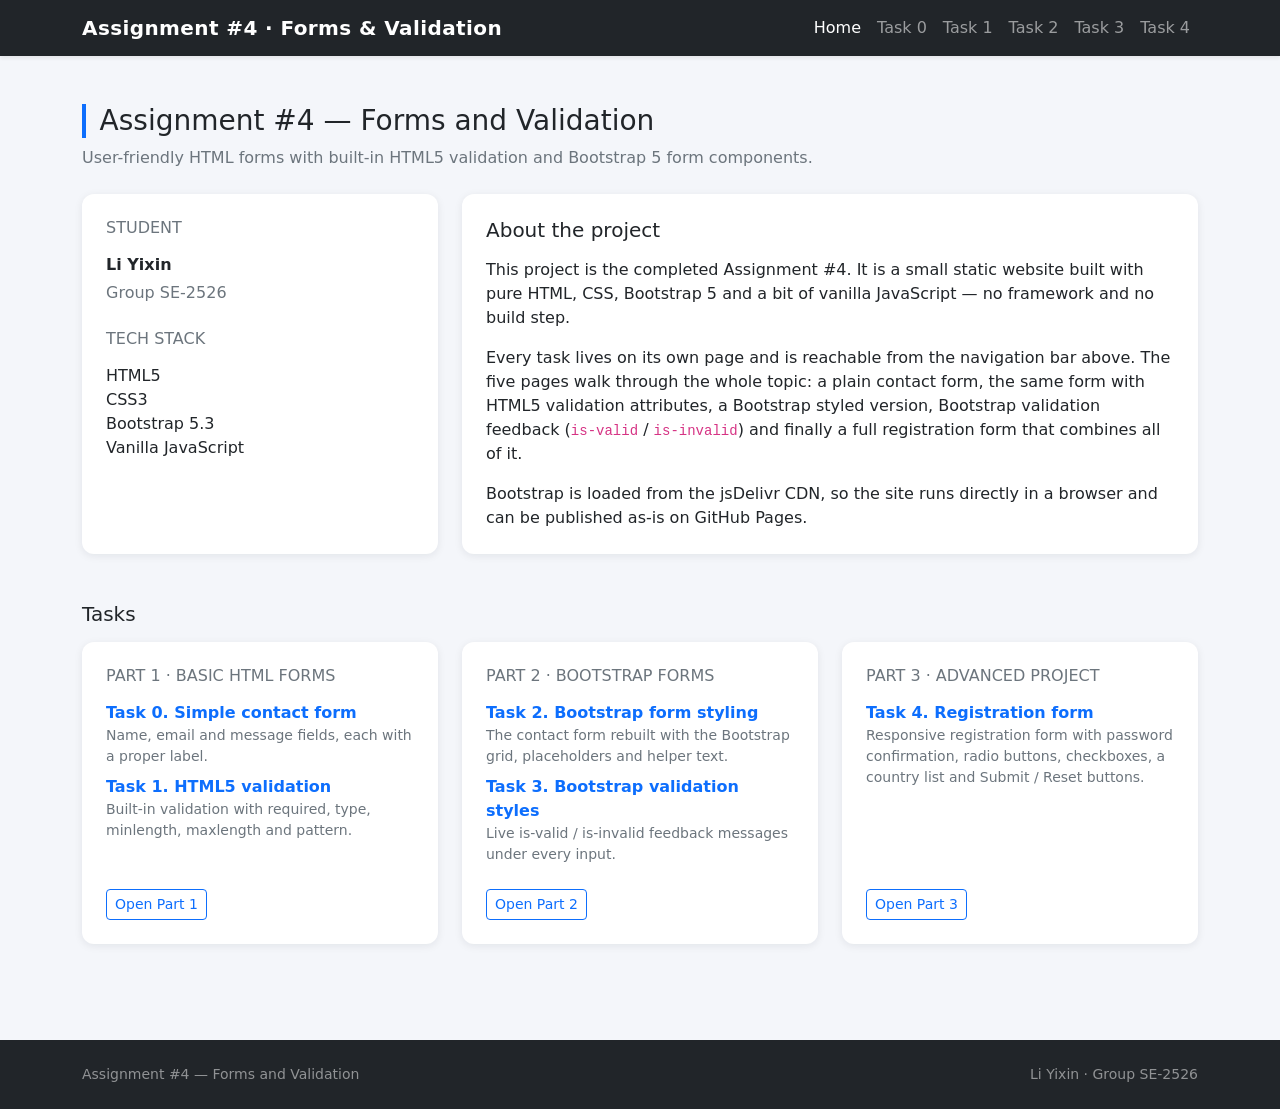
<file: index.html>
<!DOCTYPE html>
<html lang="en">
<head>
  <meta charset="UTF-8">
  <meta name="viewport" content="width=device-width, initial-scale=1">
  <title>Assignment #4 &middot; Forms and Validation</title>
  <link href="https://cdn.jsdelivr.net/npm/bootstrap@5.3.3/dist/css/bootstrap.min.css" rel="stylesheet">
  <link href="css/style.css" rel="stylesheet">
</head>
<body>
  <nav class="navbar navbar-expand-lg navbar-dark bg-dark shadow-sm">
    <div class="container">
      <a class="navbar-brand" href="index.html">Assignment #4 &middot; Forms &amp; Validation</a>
      <button class="navbar-toggler" type="button" data-bs-toggle="collapse" data-bs-target="#mainNav"
              aria-controls="mainNav" aria-expanded="false" aria-label="Toggle navigation">
        <span class="navbar-toggler-icon"></span>
      </button>
      <div class="collapse navbar-collapse" id="mainNav">
        <ul class="navbar-nav ms-auto">
          <li class="nav-item"><a class="nav-link active" aria-current="page" href="index.html">Home</a></li>
          <li class="nav-item"><a class="nav-link" href="task0.html">Task 0</a></li>
          <li class="nav-item"><a class="nav-link" href="task1.html">Task 1</a></li>
          <li class="nav-item"><a class="nav-link" href="task2.html">Task 2</a></li>
          <li class="nav-item"><a class="nav-link" href="task3.html">Task 3</a></li>
          <li class="nav-item"><a class="nav-link" href="task4.html">Task 4</a></li>
        </ul>
      </div>
    </div>
  </nav>

  <main class="py-5">
    <div class="container">
      <header class="mb-4">
        <h1 class="page-heading h3 mb-2">Assignment #4 &mdash; Forms and Validation</h1>
        <p class="text-secondary mb-0">
          User-friendly HTML forms with built-in HTML5 validation and Bootstrap 5 form components.
        </p>
      </header>

      <div class="row g-4">
        <div class="col-lg-4">
          <div class="card h-100">
            <div class="card-body p-4">
              <h2 class="h6 text-uppercase text-secondary mb-3">Student</h2>
              <p class="fw-semibold mb-1">Li Yixin</p>
              <p class="text-secondary mb-4">Group SE-2526</p>

              <h2 class="h6 text-uppercase text-secondary mb-3">Tech stack</h2>
              <ul class="list-unstyled mb-0">
                <li>HTML5</li>
                <li>CSS3</li>
                <li>Bootstrap 5.3</li>
                <li>Vanilla JavaScript</li>
              </ul>
            </div>
          </div>
        </div>

        <div class="col-lg-8">
          <div class="card h-100">
            <div class="card-body p-4">
              <h2 class="h5 mb-3">About the project</h2>
              <p>
                This project is the completed Assignment #4. It is a small static website built with pure
                HTML, CSS, Bootstrap 5 and a bit of vanilla JavaScript &mdash; no framework and no build step.
              </p>
              <p>
                Every task lives on its own page and is reachable from the navigation bar above. The five pages
                walk through the whole topic: a plain contact form, the same form with HTML5 validation
                attributes, a Bootstrap styled version, Bootstrap validation feedback
                (<code>is-valid</code> / <code>is-invalid</code>) and finally a full registration form that
                combines all of it.
              </p>
              <p class="mb-0">
                Bootstrap is loaded from the jsDelivr CDN, so the site runs directly in a browser and can be
                published as-is on GitHub Pages.
              </p>
            </div>
          </div>
        </div>
      </div>

      <h2 class="h5 mt-5 mb-3">Tasks</h2>
      <div class="row g-4">
        <div class="col-md-6 col-lg-4">
          <div class="card h-100">
            <div class="card-body p-4 d-flex flex-column">
              <h3 class="h6 text-uppercase text-secondary mb-3">Part 1 &middot; Basic HTML Forms</h3>
              <ul class="list-unstyled mb-4">
                <li class="mb-2">
                  <a class="fw-semibold text-decoration-none" href="task0.html">Task 0. Simple contact form</a>
                  <p class="text-secondary small mb-0">Name, email and message fields, each with a proper label.</p>
                </li>
                <li>
                  <a class="fw-semibold text-decoration-none" href="task1.html">Task 1. HTML5 validation</a>
                  <p class="text-secondary small mb-0">Built-in validation with required, type, minlength, maxlength and pattern.</p>
                </li>
              </ul>
              <a class="btn btn-outline-primary btn-sm mt-auto align-self-start" href="task0.html">Open Part 1</a>
            </div>
          </div>
        </div>

        <div class="col-md-6 col-lg-4">
          <div class="card h-100">
            <div class="card-body p-4 d-flex flex-column">
              <h3 class="h6 text-uppercase text-secondary mb-3">Part 2 &middot; Bootstrap Forms</h3>
              <ul class="list-unstyled mb-4">
                <li class="mb-2">
                  <a class="fw-semibold text-decoration-none" href="task2.html">Task 2. Bootstrap form styling</a>
                  <p class="text-secondary small mb-0">The contact form rebuilt with the Bootstrap grid, placeholders and helper text.</p>
                </li>
                <li>
                  <a class="fw-semibold text-decoration-none" href="task3.html">Task 3. Bootstrap validation styles</a>
                  <p class="text-secondary small mb-0">Live is-valid / is-invalid feedback messages under every input.</p>
                </li>
              </ul>
              <a class="btn btn-outline-primary btn-sm mt-auto align-self-start" href="task2.html">Open Part 2</a>
            </div>
          </div>
        </div>

        <div class="col-md-6 col-lg-4">
          <div class="card h-100">
            <div class="card-body p-4 d-flex flex-column">
              <h3 class="h6 text-uppercase text-secondary mb-3">Part 3 &middot; Advanced Project</h3>
              <ul class="list-unstyled mb-4">
                <li>
                  <a class="fw-semibold text-decoration-none" href="task4.html">Task 4. Registration form</a>
                  <p class="text-secondary small mb-0">
                    Responsive registration form with password confirmation, radio buttons, checkboxes,
                    a country list and Submit / Reset buttons.
                  </p>
                </li>
              </ul>
              <a class="btn btn-outline-primary btn-sm mt-auto align-self-start" href="task4.html">Open Part 3</a>
            </div>
          </div>
        </div>
      </div>
    </div>
  </main>

  <footer class="bg-dark text-white-50 py-4 mt-5">
    <div class="container d-flex flex-column flex-sm-row justify-content-between gap-2 small">
      <span>Assignment #4 &mdash; Forms and Validation</span>
      <span>Li Yixin &middot; Group SE-2526</span>
    </div>
  </footer>

  <script src="https://cdn.jsdelivr.net/npm/bootstrap@5.3.3/dist/js/bootstrap.bundle.min.js"></script>
</body>
</html>
</file>
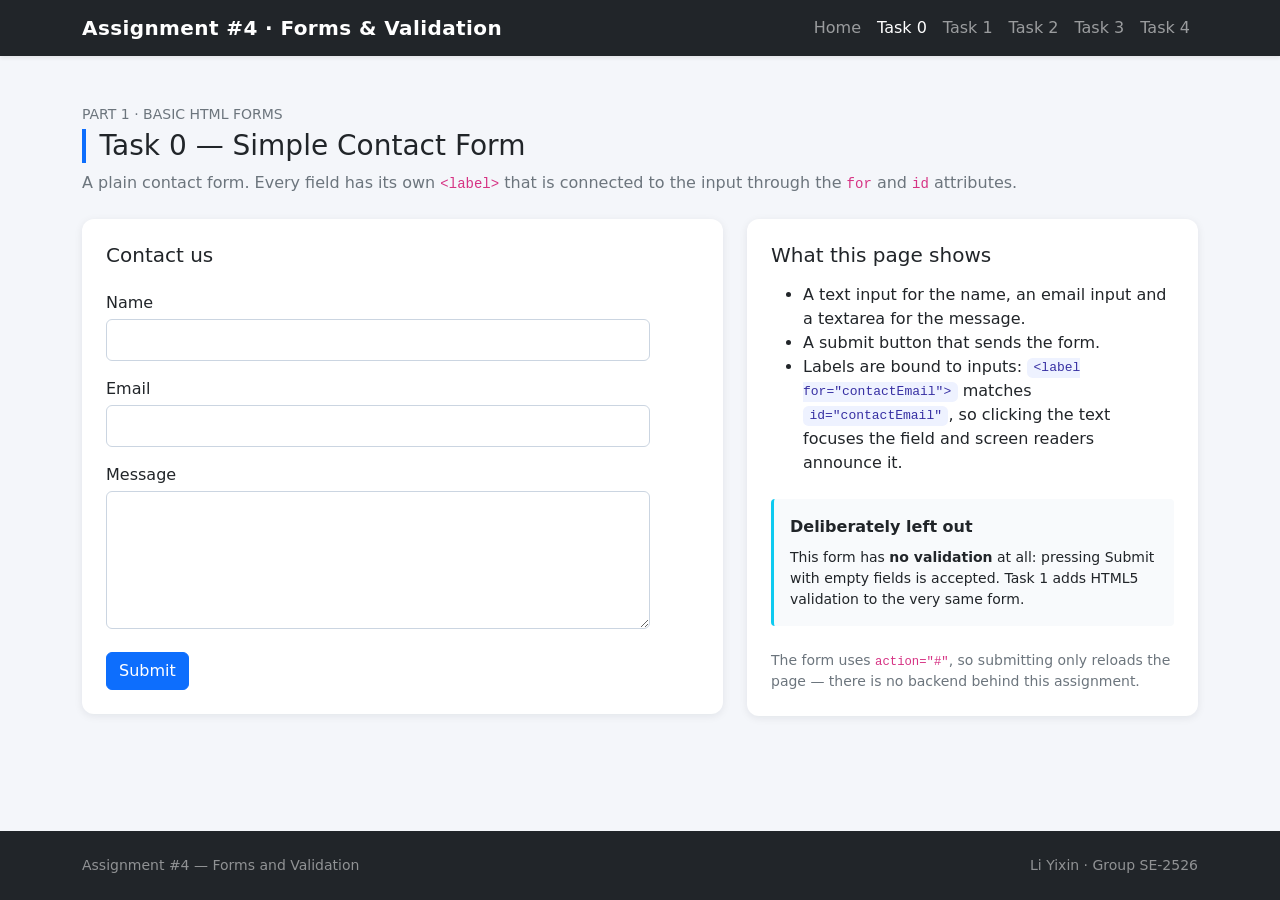
<file: task0.html>
<!DOCTYPE html>
<html lang="en">
<head>
  <meta charset="UTF-8">
  <meta name="viewport" content="width=device-width, initial-scale=1">
  <title>Task 0 &middot; Simple Contact Form</title>
  <link href="https://cdn.jsdelivr.net/npm/bootstrap@5.3.3/dist/css/bootstrap.min.css" rel="stylesheet">
  <link href="css/style.css" rel="stylesheet">
</head>
<body>
  <nav class="navbar navbar-expand-lg navbar-dark bg-dark shadow-sm">
    <div class="container">
      <a class="navbar-brand" href="index.html">Assignment #4 &middot; Forms &amp; Validation</a>
      <button class="navbar-toggler" type="button" data-bs-toggle="collapse" data-bs-target="#mainNav"
              aria-controls="mainNav" aria-expanded="false" aria-label="Toggle navigation">
        <span class="navbar-toggler-icon"></span>
      </button>
      <div class="collapse navbar-collapse" id="mainNav">
        <ul class="navbar-nav ms-auto">
          <li class="nav-item"><a class="nav-link" href="index.html">Home</a></li>
          <li class="nav-item"><a class="nav-link active" aria-current="page" href="task0.html">Task 0</a></li>
          <li class="nav-item"><a class="nav-link" href="task1.html">Task 1</a></li>
          <li class="nav-item"><a class="nav-link" href="task2.html">Task 2</a></li>
          <li class="nav-item"><a class="nav-link" href="task3.html">Task 3</a></li>
          <li class="nav-item"><a class="nav-link" href="task4.html">Task 4</a></li>
        </ul>
      </div>
    </div>
  </nav>

  <main class="py-5">
    <div class="container">
      <header class="mb-4">
        <p class="text-uppercase text-secondary small mb-1">Part 1 &middot; Basic HTML Forms</p>
        <h1 class="page-heading h3 mb-2">Task 0 &mdash; Simple Contact Form</h1>
        <p class="text-secondary mb-0">
          A plain contact form. Every field has its own <code>&lt;label&gt;</code> that is connected to the
          input through the <code>for</code> and <code>id</code> attributes.
        </p>
      </header>

      <div class="row g-4">
        <div class="col-lg-7">
          <div class="card">
            <div class="card-body p-4">
              <h2 class="h5 mb-4">Contact us</h2>

              <form class="plain-form" method="post" action="#">
                <div class="mb-3">
                  <label for="contactName">Name</label>
                  <input type="text" id="contactName" name="name" autocomplete="name">
                </div>

                <div class="mb-3">
                  <label for="contactEmail">Email</label>
                  <input type="email" id="contactEmail" name="email" autocomplete="email">
                </div>

                <div class="mb-3">
                  <label for="contactMessage">Message</label>
                  <textarea id="contactMessage" name="message" rows="5"></textarea>
                </div>

                <button type="submit" class="btn btn-primary">Submit</button>
              </form>
            </div>
          </div>
        </div>

        <div class="col-lg-5">
          <div class="card h-100">
            <div class="card-body p-4">
              <h2 class="h5 mb-3">What this page shows</h2>
              <ul class="mb-4">
                <li>A text input for the name, an email input and a textarea for the message.</li>
                <li>A submit button that sends the form.</li>
                <li>
                  Labels are bound to inputs:
                  <span class="attr-badge">&lt;label for="contactEmail"&gt;</span>
                  matches
                  <span class="attr-badge">id="contactEmail"</span>,
                  so clicking the text focuses the field and screen readers announce it.
                </li>
              </ul>

              <div class="demo-note p-3">
                <p class="mb-2 fw-semibold">Deliberately left out</p>
                <p class="mb-0 small">
                  This form has <strong>no validation</strong> at all: pressing Submit with empty fields is
                  accepted. Task 1 adds HTML5 validation to the very same form.
                </p>
              </div>

              <p class="text-secondary small mt-4 mb-0">
                The form uses <code>action="#"</code>, so submitting only reloads the page &mdash; there is no
                backend behind this assignment.
              </p>
            </div>
          </div>
        </div>
      </div>
    </div>
  </main>

  <footer class="bg-dark text-white-50 py-4 mt-5">
    <div class="container d-flex flex-column flex-sm-row justify-content-between gap-2 small">
      <span>Assignment #4 &mdash; Forms and Validation</span>
      <span>Li Yixin &middot; Group SE-2526</span>
    </div>
  </footer>

  <script src="https://cdn.jsdelivr.net/npm/bootstrap@5.3.3/dist/js/bootstrap.bundle.min.js"></script>
</body>
</html>
</file>
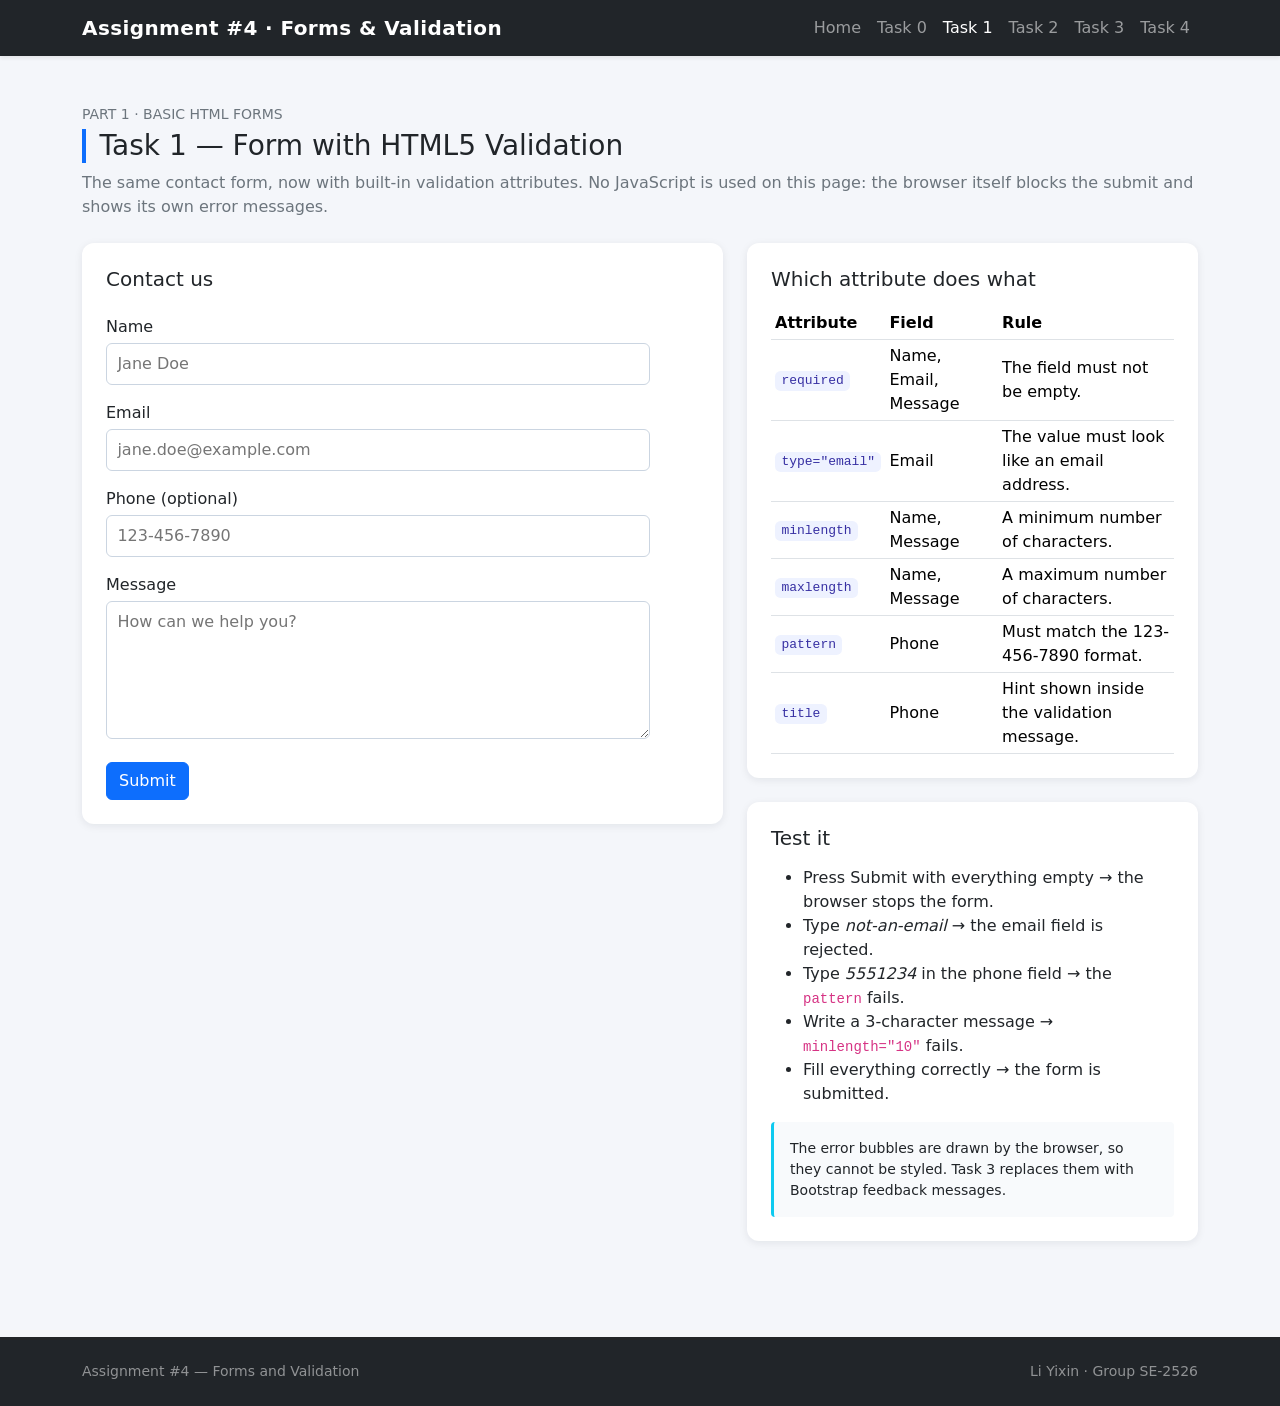
<file: task1.html>
<!DOCTYPE html>
<html lang="en">
<head>
  <meta charset="UTF-8">
  <meta name="viewport" content="width=device-width, initial-scale=1">
  <title>Task 1 &middot; HTML5 Validation</title>
  <link href="https://cdn.jsdelivr.net/npm/bootstrap@5.3.3/dist/css/bootstrap.min.css" rel="stylesheet">
  <link href="css/style.css" rel="stylesheet">
</head>
<body>
  <nav class="navbar navbar-expand-lg navbar-dark bg-dark shadow-sm">
    <div class="container">
      <a class="navbar-brand" href="index.html">Assignment #4 &middot; Forms &amp; Validation</a>
      <button class="navbar-toggler" type="button" data-bs-toggle="collapse" data-bs-target="#mainNav"
              aria-controls="mainNav" aria-expanded="false" aria-label="Toggle navigation">
        <span class="navbar-toggler-icon"></span>
      </button>
      <div class="collapse navbar-collapse" id="mainNav">
        <ul class="navbar-nav ms-auto">
          <li class="nav-item"><a class="nav-link" href="index.html">Home</a></li>
          <li class="nav-item"><a class="nav-link" href="task0.html">Task 0</a></li>
          <li class="nav-item"><a class="nav-link active" aria-current="page" href="task1.html">Task 1</a></li>
          <li class="nav-item"><a class="nav-link" href="task2.html">Task 2</a></li>
          <li class="nav-item"><a class="nav-link" href="task3.html">Task 3</a></li>
          <li class="nav-item"><a class="nav-link" href="task4.html">Task 4</a></li>
        </ul>
      </div>
    </div>
  </nav>

  <main class="py-5">
    <div class="container">
      <header class="mb-4">
        <p class="text-uppercase text-secondary small mb-1">Part 1 &middot; Basic HTML Forms</p>
        <h1 class="page-heading h3 mb-2">Task 1 &mdash; Form with HTML5 Validation</h1>
        <p class="text-secondary mb-0">
          The same contact form, now with built-in validation attributes. No JavaScript is used on this page:
          the browser itself blocks the submit and shows its own error messages.
        </p>
      </header>

      <div class="row g-4">
        <div class="col-lg-7">
          <div class="card">
            <div class="card-body p-4">
              <h2 class="h5 mb-4">Contact us</h2>

              <form class="plain-form" method="post" action="#">
                <div class="mb-3">
                  <label for="name">Name</label>
                  <input type="text" id="name" name="name"
                         required minlength="2" maxlength="60"
                         placeholder="Jane Doe" autocomplete="name">
                </div>

                <div class="mb-3">
                  <label for="email">Email</label>
                  <input type="email" id="email" name="email"
                         required placeholder="jane.doe@example.com" autocomplete="email">
                </div>

                <div class="mb-3">
                  <label for="phone">Phone (optional)</label>
                  <input type="tel" id="phone" name="phone"
                         pattern="[0-9]{3}-[0-9]{3}-[0-9]{4}"
                         title="Use the format 123-456-7890"
                         placeholder="123-456-7890" autocomplete="tel">
                </div>

                <div class="mb-3">
                  <label for="message">Message</label>
                  <textarea id="message" name="message" rows="5"
                            required minlength="10" maxlength="300"
                            placeholder="How can we help you?"></textarea>
                </div>

                <button type="submit" class="btn btn-primary">Submit</button>
              </form>
            </div>
          </div>
        </div>

        <div class="col-lg-5">
          <div class="card mb-4">
            <div class="card-body p-4">
              <h2 class="h5 mb-3">Which attribute does what</h2>
              <div class="table-responsive">
                <table class="table table-sm align-middle mb-0">
                  <thead>
                    <tr>
                      <th scope="col">Attribute</th>
                      <th scope="col">Field</th>
                      <th scope="col">Rule</th>
                    </tr>
                  </thead>
                  <tbody>
                    <tr>
                      <td><span class="attr-badge">required</span></td>
                      <td>Name, Email, Message</td>
                      <td>The field must not be empty.</td>
                    </tr>
                    <tr>
                      <td><span class="attr-badge">type="email"</span></td>
                      <td>Email</td>
                      <td>The value must look like an email address.</td>
                    </tr>
                    <tr>
                      <td><span class="attr-badge">minlength</span></td>
                      <td>Name, Message</td>
                      <td>A minimum number of characters.</td>
                    </tr>
                    <tr>
                      <td><span class="attr-badge">maxlength</span></td>
                      <td>Name, Message</td>
                      <td>A maximum number of characters.</td>
                    </tr>
                    <tr>
                      <td><span class="attr-badge">pattern</span></td>
                      <td>Phone</td>
                      <td>Must match the 123-456-7890 format.</td>
                    </tr>
                    <tr>
                      <td><span class="attr-badge">title</span></td>
                      <td>Phone</td>
                      <td>Hint shown inside the validation message.</td>
                    </tr>
                  </tbody>
                </table>
              </div>
            </div>
          </div>

          <div class="card">
            <div class="card-body p-4">
              <h2 class="h5 mb-3">Test it</h2>
              <ul class="mb-3">
                <li>Press Submit with everything empty &rarr; the browser stops the form.</li>
                <li>Type <em>not-an-email</em> &rarr; the email field is rejected.</li>
                <li>Type <em>5551234</em> in the phone field &rarr; the <code>pattern</code> fails.</li>
                <li>Write a 3-character message &rarr; <code>minlength="10"</code> fails.</li>
                <li>Fill everything correctly &rarr; the form is submitted.</li>
              </ul>
              <div class="demo-note p-3">
                <p class="mb-0 small">
                  The error bubbles are drawn by the browser, so they cannot be styled. Task 3 replaces them
                  with Bootstrap feedback messages.
                </p>
              </div>
            </div>
          </div>
        </div>
      </div>
    </div>
  </main>

  <footer class="bg-dark text-white-50 py-4 mt-5">
    <div class="container d-flex flex-column flex-sm-row justify-content-between gap-2 small">
      <span>Assignment #4 &mdash; Forms and Validation</span>
      <span>Li Yixin &middot; Group SE-2526</span>
    </div>
  </footer>

  <script src="https://cdn.jsdelivr.net/npm/bootstrap@5.3.3/dist/js/bootstrap.bundle.min.js"></script>
</body>
</html>
</file>
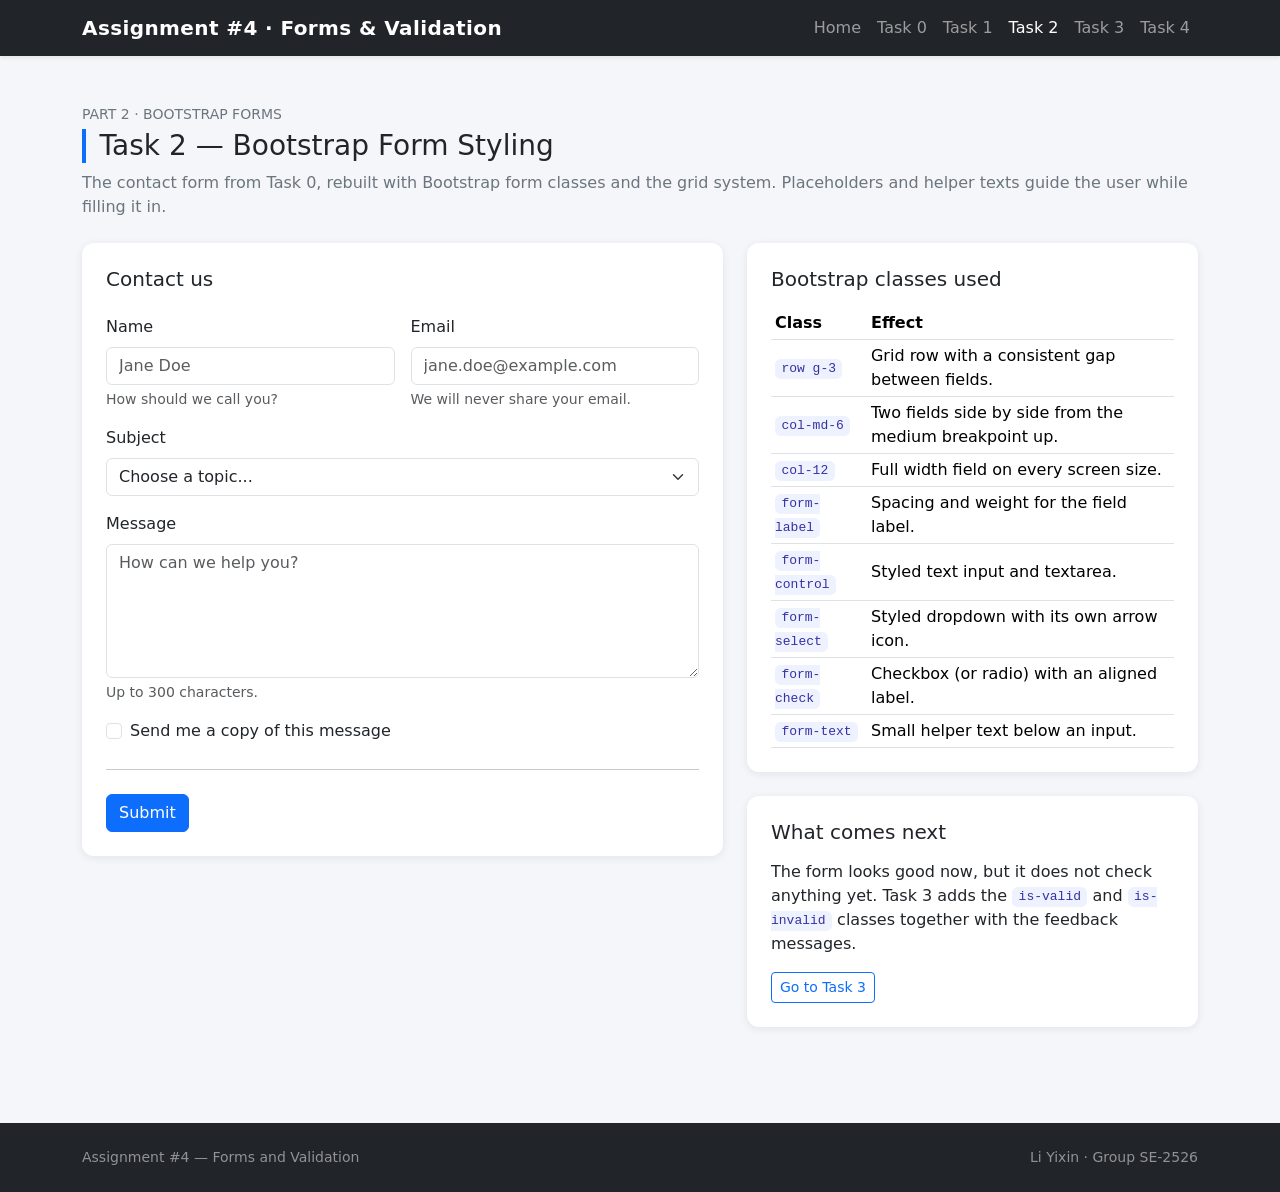
<file: task2.html>
<!DOCTYPE html>
<html lang="en">
<head>
  <meta charset="UTF-8">
  <meta name="viewport" content="width=device-width, initial-scale=1">
  <title>Task 2 &middot; Bootstrap Form Styling</title>
  <link href="https://cdn.jsdelivr.net/npm/bootstrap@5.3.3/dist/css/bootstrap.min.css" rel="stylesheet">
  <link href="css/style.css" rel="stylesheet">
</head>
<body>
  <nav class="navbar navbar-expand-lg navbar-dark bg-dark shadow-sm">
    <div class="container">
      <a class="navbar-brand" href="index.html">Assignment #4 &middot; Forms &amp; Validation</a>
      <button class="navbar-toggler" type="button" data-bs-toggle="collapse" data-bs-target="#mainNav"
              aria-controls="mainNav" aria-expanded="false" aria-label="Toggle navigation">
        <span class="navbar-toggler-icon"></span>
      </button>
      <div class="collapse navbar-collapse" id="mainNav">
        <ul class="navbar-nav ms-auto">
          <li class="nav-item"><a class="nav-link" href="index.html">Home</a></li>
          <li class="nav-item"><a class="nav-link" href="task0.html">Task 0</a></li>
          <li class="nav-item"><a class="nav-link" href="task1.html">Task 1</a></li>
          <li class="nav-item"><a class="nav-link active" aria-current="page" href="task2.html">Task 2</a></li>
          <li class="nav-item"><a class="nav-link" href="task3.html">Task 3</a></li>
          <li class="nav-item"><a class="nav-link" href="task4.html">Task 4</a></li>
        </ul>
      </div>
    </div>
  </nav>

  <main class="py-5">
    <div class="container">
      <header class="mb-4">
        <p class="text-uppercase text-secondary small mb-1">Part 2 &middot; Bootstrap Forms</p>
        <h1 class="page-heading h3 mb-2">Task 2 &mdash; Bootstrap Form Styling</h1>
        <p class="text-secondary mb-0">
          The contact form from Task 0, rebuilt with Bootstrap form classes and the grid system.
          Placeholders and helper texts guide the user while filling it in.
        </p>
      </header>

      <div class="row g-4">
        <div class="col-lg-7">
          <div class="card">
            <div class="card-body p-4">
              <h2 class="h5 mb-4">Contact us</h2>

              <form method="post" action="#">
                <div class="row g-3">
                  <div class="col-md-6">
                    <label class="form-label" for="name">Name</label>
                    <input type="text" class="form-control" id="name" name="name"
                           placeholder="Jane Doe" autocomplete="name">
                    <div class="form-text">How should we call you?</div>
                  </div>

                  <div class="col-md-6">
                    <label class="form-label" for="email">Email</label>
                    <input type="email" class="form-control" id="email" name="email"
                           placeholder="jane.doe@example.com" autocomplete="email">
                    <div class="form-text">We will never share your email.</div>
                  </div>

                  <div class="col-12">
                    <label class="form-label" for="subject">Subject</label>
                    <select class="form-select" id="subject" name="subject">
                      <option value="" selected>Choose a topic...</option>
                      <option value="general">General question</option>
                      <option value="support">Technical support</option>
                      <option value="feedback">Feedback</option>
                      <option value="other">Something else</option>
                    </select>
                  </div>

                  <div class="col-12">
                    <label class="form-label" for="message">Message</label>
                    <textarea class="form-control" id="message" name="message" rows="5"
                              placeholder="How can we help you?"></textarea>
                    <div class="form-text">Up to 300 characters.</div>
                  </div>

                  <div class="col-12">
                    <div class="form-check">
                      <input class="form-check-input" type="checkbox" id="copy" name="copy">
                      <label class="form-check-label" for="copy">Send me a copy of this message</label>
                    </div>
                  </div>
                </div>

                <hr class="my-4">
                <button type="submit" class="btn btn-primary">Submit</button>
              </form>
            </div>
          </div>
        </div>

        <div class="col-lg-5">
          <div class="card mb-4">
            <div class="card-body p-4">
              <h2 class="h5 mb-3">Bootstrap classes used</h2>
              <div class="table-responsive">
                <table class="table table-sm align-middle mb-0">
                  <thead>
                    <tr>
                      <th scope="col">Class</th>
                      <th scope="col">Effect</th>
                    </tr>
                  </thead>
                  <tbody>
                    <tr>
                      <td><span class="attr-badge">row g-3</span></td>
                      <td>Grid row with a consistent gap between fields.</td>
                    </tr>
                    <tr>
                      <td><span class="attr-badge">col-md-6</span></td>
                      <td>Two fields side by side from the medium breakpoint up.</td>
                    </tr>
                    <tr>
                      <td><span class="attr-badge">col-12</span></td>
                      <td>Full width field on every screen size.</td>
                    </tr>
                    <tr>
                      <td><span class="attr-badge">form-label</span></td>
                      <td>Spacing and weight for the field label.</td>
                    </tr>
                    <tr>
                      <td><span class="attr-badge">form-control</span></td>
                      <td>Styled text input and textarea.</td>
                    </tr>
                    <tr>
                      <td><span class="attr-badge">form-select</span></td>
                      <td>Styled dropdown with its own arrow icon.</td>
                    </tr>
                    <tr>
                      <td><span class="attr-badge">form-check</span></td>
                      <td>Checkbox (or radio) with an aligned label.</td>
                    </tr>
                    <tr>
                      <td><span class="attr-badge">form-text</span></td>
                      <td>Small helper text below an input.</td>
                    </tr>
                  </tbody>
                </table>
              </div>
            </div>
          </div>

          <div class="card">
            <div class="card-body p-4">
              <h2 class="h5 mb-3">What comes next</h2>
              <p class="mb-3">
                The form looks good now, but it does not check anything yet. Task 3 adds the
                <span class="attr-badge">is-valid</span> and <span class="attr-badge">is-invalid</span>
                classes together with the feedback messages.
              </p>
              <a class="btn btn-outline-primary btn-sm" href="task3.html">Go to Task 3</a>
            </div>
          </div>
        </div>
      </div>
    </div>
  </main>

  <footer class="bg-dark text-white-50 py-4 mt-5">
    <div class="container d-flex flex-column flex-sm-row justify-content-between gap-2 small">
      <span>Assignment #4 &mdash; Forms and Validation</span>
      <span>Li Yixin &middot; Group SE-2526</span>
    </div>
  </footer>

  <script src="https://cdn.jsdelivr.net/npm/bootstrap@5.3.3/dist/js/bootstrap.bundle.min.js"></script>
</body>
</html>
</file>
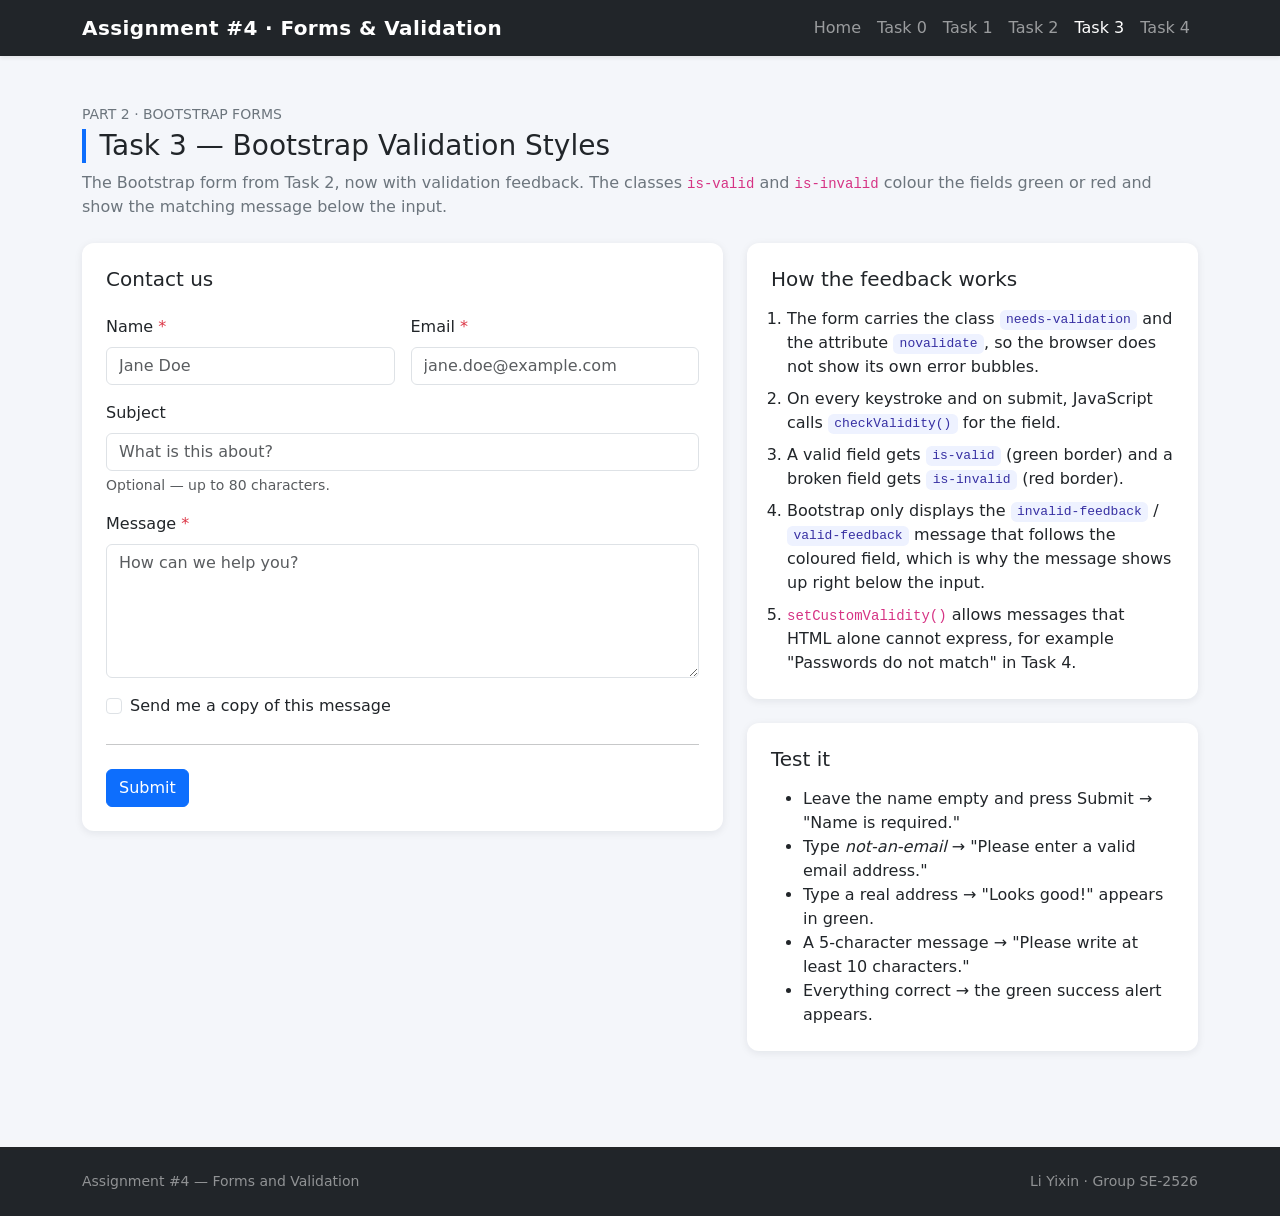
<file: task3.html>
<!DOCTYPE html>
<html lang="en">
<head>
  <meta charset="UTF-8">
  <meta name="viewport" content="width=device-width, initial-scale=1">
  <title>Task 3 &middot; Bootstrap Validation Styles</title>
  <link href="https://cdn.jsdelivr.net/npm/bootstrap@5.3.3/dist/css/bootstrap.min.css" rel="stylesheet">
  <link href="css/style.css" rel="stylesheet">
</head>
<body>
  <nav class="navbar navbar-expand-lg navbar-dark bg-dark shadow-sm">
    <div class="container">
      <a class="navbar-brand" href="index.html">Assignment #4 &middot; Forms &amp; Validation</a>
      <button class="navbar-toggler" type="button" data-bs-toggle="collapse" data-bs-target="#mainNav"
              aria-controls="mainNav" aria-expanded="false" aria-label="Toggle navigation">
        <span class="navbar-toggler-icon"></span>
      </button>
      <div class="collapse navbar-collapse" id="mainNav">
        <ul class="navbar-nav ms-auto">
          <li class="nav-item"><a class="nav-link" href="index.html">Home</a></li>
          <li class="nav-item"><a class="nav-link" href="task0.html">Task 0</a></li>
          <li class="nav-item"><a class="nav-link" href="task1.html">Task 1</a></li>
          <li class="nav-item"><a class="nav-link" href="task2.html">Task 2</a></li>
          <li class="nav-item"><a class="nav-link active" aria-current="page" href="task3.html">Task 3</a></li>
          <li class="nav-item"><a class="nav-link" href="task4.html">Task 4</a></li>
        </ul>
      </div>
    </div>
  </nav>

  <main class="py-5">
    <div class="container">
      <header class="mb-4">
        <p class="text-uppercase text-secondary small mb-1">Part 2 &middot; Bootstrap Forms</p>
        <h1 class="page-heading h3 mb-2">Task 3 &mdash; Bootstrap Validation Styles</h1>
        <p class="text-secondary mb-0">
          The Bootstrap form from Task 2, now with validation feedback. The classes
          <code>is-valid</code> and <code>is-invalid</code> colour the fields green or red and show the
          matching message below the input.
        </p>
      </header>

      <div class="row g-4">
        <div class="col-lg-7">
          <div class="card">
            <div class="card-body p-4">
              <h2 class="h5 mb-4">Contact us</h2>

              <div class="alert alert-success d-none" data-success-alert role="alert">
                <strong>Thank you!</strong> Your message passed validation.
                <span class="d-block small">This is a front-end demo, so nothing was actually sent.</span>
              </div>

              <form class="needs-validation" method="post" action="#" novalidate>
                <div class="row g-3">
                  <div class="col-md-6">
                    <label class="form-label" for="name">Name <span class="text-danger">*</span></label>
                    <input type="text" class="form-control" id="name" name="name"
                           required minlength="2" maxlength="60" placeholder="Jane Doe"
                           autocomplete="name"
                           data-error-required="Name is required."
                           data-error-invalid="Please enter at least 2 characters.">
                    <div class="valid-feedback">Looks good!</div>
                    <div class="invalid-feedback">Name is required.</div>
                  </div>

                  <div class="col-md-6">
                    <label class="form-label" for="email">Email <span class="text-danger">*</span></label>
                    <input type="email" class="form-control" id="email" name="email"
                           required placeholder="jane.doe@example.com"
                           autocomplete="email"
                           data-error-required="Email is required."
                           data-error-invalid="Please enter a valid email address.">
                    <div class="valid-feedback">Looks good!</div>
                    <div class="invalid-feedback">Email is required.</div>
                  </div>

                  <div class="col-12">
                    <label class="form-label" for="subject">Subject</label>
                    <input type="text" class="form-control" id="subject" name="subject"
                           maxlength="80" placeholder="What is this about?">
                    <div class="form-text">Optional &mdash; up to 80 characters.</div>
                    <div class="valid-feedback">Looks good!</div>
                    <div class="invalid-feedback">Please keep the subject under 80 characters.</div>
                  </div>

                  <div class="col-12">
                    <label class="form-label" for="message">Message <span class="text-danger">*</span></label>
                    <textarea class="form-control" id="message" name="message" rows="5"
                              required minlength="10" maxlength="300"
                              placeholder="How can we help you?"
                              data-error-required="Message is required."
                              data-error-invalid="Please write at least 10 characters."></textarea>
                    <div class="valid-feedback">Looks good!</div>
                    <div class="invalid-feedback">Message is required.</div>
                  </div>

                  <div class="col-12">
                    <div class="form-check">
                      <input class="form-check-input" type="checkbox" id="copy" name="copy">
                      <label class="form-check-label" for="copy">Send me a copy of this message</label>
                    </div>
                  </div>
                </div>

                <hr class="my-4">
                <button type="submit" class="btn btn-primary">Submit</button>
              </form>
            </div>
          </div>
        </div>

        <div class="col-lg-5">
          <div class="card mb-4">
            <div class="card-body p-4">
              <h2 class="h5 mb-3">How the feedback works</h2>
              <ol class="mb-0 ps-3">
                <li class="mb-2">
                  The form carries the class <span class="attr-badge">needs-validation</span> and the
                  attribute <span class="attr-badge">novalidate</span>, so the browser does not show its own
                  error bubbles.
                </li>
                <li class="mb-2">
                  On every keystroke and on submit, JavaScript calls
                  <span class="attr-badge">checkValidity()</span> for the field.
                </li>
                <li class="mb-2">
                  A valid field gets <span class="attr-badge">is-valid</span> (green border) and a broken
                  field gets <span class="attr-badge">is-invalid</span> (red border).
                </li>
                <li class="mb-2">
                  Bootstrap only displays the <span class="attr-badge">invalid-feedback</span> /
                  <span class="attr-badge">valid-feedback</span> message that follows the coloured field,
                  which is why the message shows up right below the input.
                </li>
                <li>
                  <code>setCustomValidity()</code> allows messages that HTML alone cannot express, for
                  example "Passwords do not match" in Task 4.
                </li>
              </ol>
            </div>
          </div>

          <div class="card">
            <div class="card-body p-4">
              <h2 class="h5 mb-3">Test it</h2>
              <ul class="mb-0">
                <li>Leave the name empty and press Submit &rarr; "Name is required."</li>
                <li>Type <em>not-an-email</em> &rarr; "Please enter a valid email address."</li>
                <li>Type a real address &rarr; "Looks good!" appears in green.</li>
                <li>A 5-character message &rarr; "Please write at least 10 characters."</li>
                <li>Everything correct &rarr; the green success alert appears.</li>
              </ul>
            </div>
          </div>
        </div>
      </div>
    </div>
  </main>

  <footer class="bg-dark text-white-50 py-4 mt-5">
    <div class="container d-flex flex-column flex-sm-row justify-content-between gap-2 small">
      <span>Assignment #4 &mdash; Forms and Validation</span>
      <span>Li Yixin &middot; Group SE-2526</span>
    </div>
  </footer>

  <script src="https://cdn.jsdelivr.net/npm/bootstrap@5.3.3/dist/js/bootstrap.bundle.min.js"></script>
  <script src="js/form-validation.js"></script>
</body>
</html>
</file>
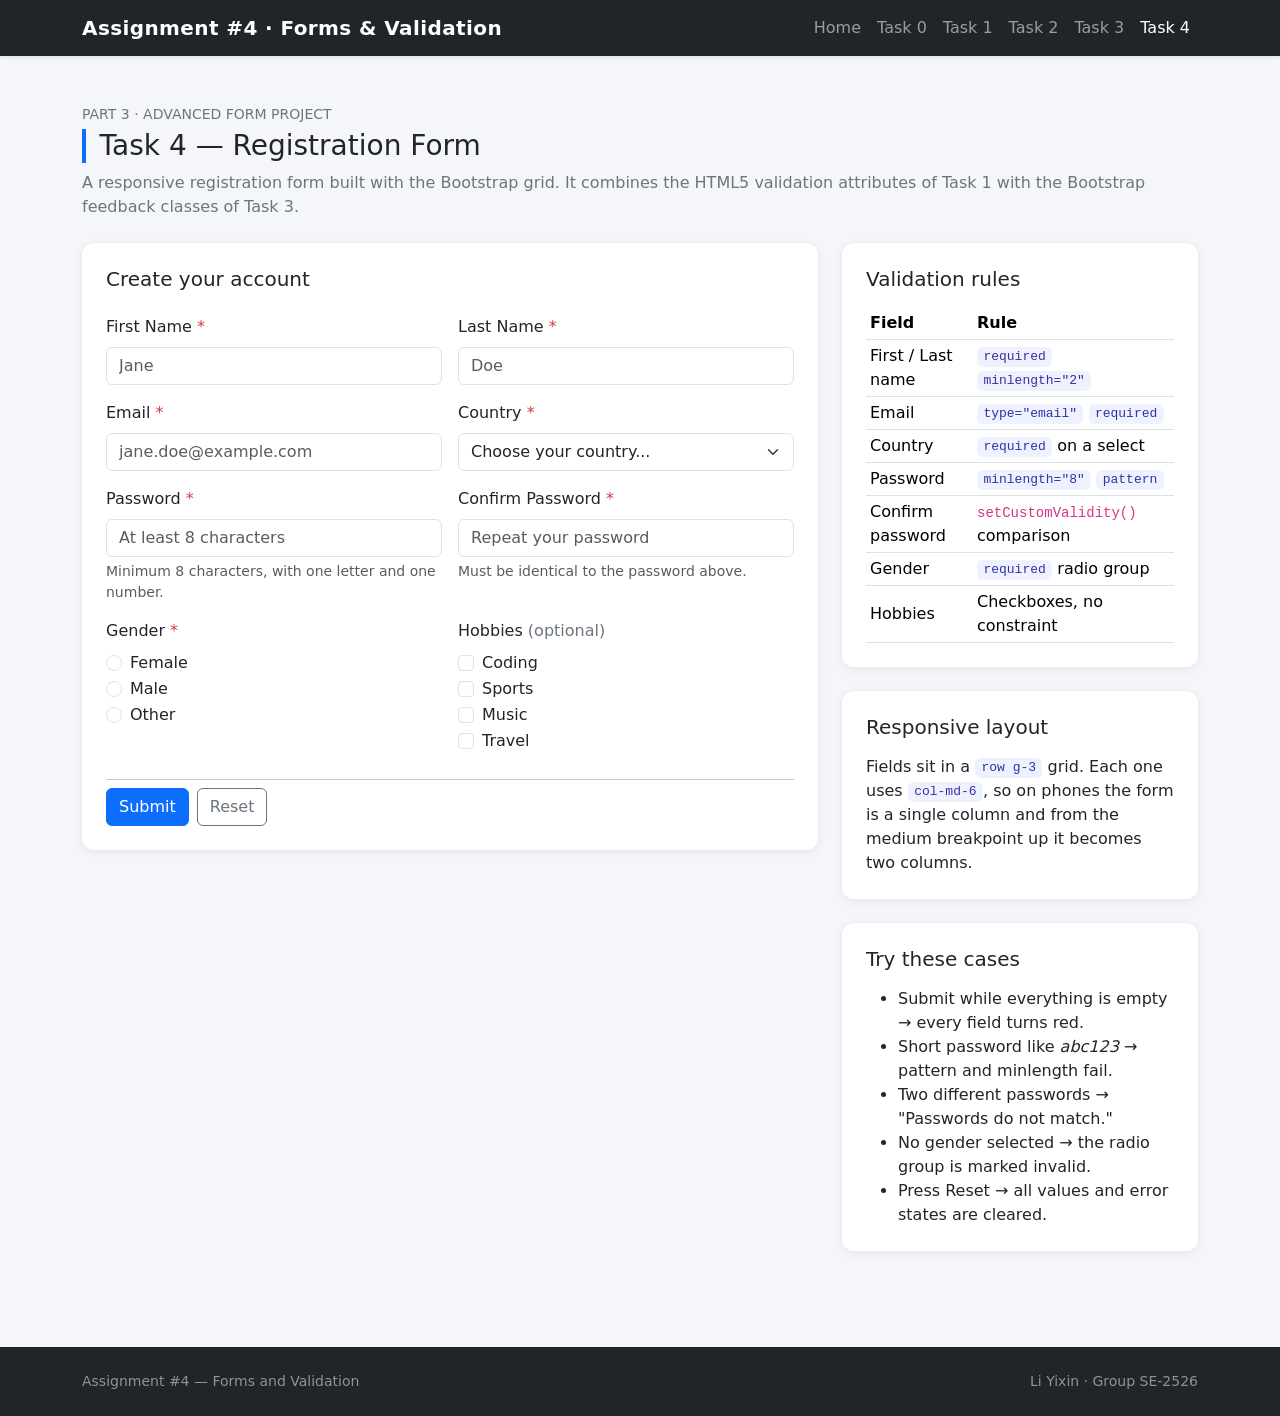
<file: task4.html>
<!DOCTYPE html>
<html lang="en">
<head>
  <meta charset="UTF-8">
  <meta name="viewport" content="width=device-width, initial-scale=1">
  <title>Task 4 &middot; Registration Form</title>
  <link href="https://cdn.jsdelivr.net/npm/bootstrap@5.3.3/dist/css/bootstrap.min.css" rel="stylesheet">
  <link href="css/style.css" rel="stylesheet">
</head>
<body>
  <nav class="navbar navbar-expand-lg navbar-dark bg-dark shadow-sm">
    <div class="container">
      <a class="navbar-brand" href="index.html">Assignment #4 &middot; Forms &amp; Validation</a>
      <button class="navbar-toggler" type="button" data-bs-toggle="collapse" data-bs-target="#mainNav"
              aria-controls="mainNav" aria-expanded="false" aria-label="Toggle navigation">
        <span class="navbar-toggler-icon"></span>
      </button>
      <div class="collapse navbar-collapse" id="mainNav">
        <ul class="navbar-nav ms-auto">
          <li class="nav-item"><a class="nav-link" href="index.html">Home</a></li>
          <li class="nav-item"><a class="nav-link" href="task0.html">Task 0</a></li>
          <li class="nav-item"><a class="nav-link" href="task1.html">Task 1</a></li>
          <li class="nav-item"><a class="nav-link" href="task2.html">Task 2</a></li>
          <li class="nav-item"><a class="nav-link" href="task3.html">Task 3</a></li>
          <li class="nav-item"><a class="nav-link active" aria-current="page" href="task4.html">Task 4</a></li>
        </ul>
      </div>
    </div>
  </nav>

  <main class="py-5">
    <div class="container">
      <header class="mb-4">
        <p class="text-uppercase text-secondary small mb-1">Part 3 &middot; Advanced Form Project</p>
        <h1 class="page-heading h3 mb-2">Task 4 &mdash; Registration Form</h1>
        <p class="text-secondary mb-0">
          A responsive registration form built with the Bootstrap grid. It combines the HTML5 validation
          attributes of Task 1 with the Bootstrap feedback classes of Task 3.
        </p>
      </header>

      <div class="row g-4">
        <div class="col-lg-8">
          <div class="card">
            <div class="card-body p-4">
              <h2 class="h5 mb-4">Create your account</h2>

              <div class="alert alert-success d-none" data-success-alert role="alert">
                <strong>Registration successful!</strong> All fields passed validation.
                <span class="d-block small">This is a front-end demo, so the data was not sent anywhere.</span>
              </div>

              <form class="needs-validation" method="post" action="#" novalidate>
                <div class="row g-3">
                  <div class="col-md-6">
                    <label class="form-label" for="firstName">First Name <span class="text-danger">*</span></label>
                    <input type="text" class="form-control" id="firstName" name="firstName"
                           required minlength="2" maxlength="40" placeholder="Jane"
                           autocomplete="given-name"
                           data-error-required="First name is required."
                           data-error-invalid="Please enter at least 2 characters.">
                    <div class="valid-feedback">Looks good!</div>
                    <div class="invalid-feedback">First name is required.</div>
                  </div>

                  <div class="col-md-6">
                    <label class="form-label" for="lastName">Last Name <span class="text-danger">*</span></label>
                    <input type="text" class="form-control" id="lastName" name="lastName"
                           required minlength="2" maxlength="40" placeholder="Doe"
                           autocomplete="family-name"
                           data-error-required="Last name is required."
                           data-error-invalid="Please enter at least 2 characters.">
                    <div class="valid-feedback">Looks good!</div>
                    <div class="invalid-feedback">Last name is required.</div>
                  </div>

                  <div class="col-md-6">
                    <label class="form-label" for="email">Email <span class="text-danger">*</span></label>
                    <input type="email" class="form-control" id="email" name="email"
                           required placeholder="jane.doe@example.com"
                           autocomplete="email"
                           data-error-required="Email is required."
                           data-error-invalid="Please enter a valid email address.">
                    <div class="valid-feedback">Looks good!</div>
                    <div class="invalid-feedback">Email is required.</div>
                  </div>

                  <div class="col-md-6">
                    <label class="form-label" for="country">Country <span class="text-danger">*</span></label>
                    <select class="form-select" id="country" name="country" required
                            data-error-required="Please choose your country.">
                      <option value="" selected disabled>Choose your country...</option>
                      <option value="kz">Kazakhstan</option>
                      <option value="ru">Russia</option>
                      <option value="cn">China</option>
                      <option value="de">Germany</option>
                      <option value="tr">Turkey</option>
                      <option value="gb">United Kingdom</option>
                      <option value="us">United States</option>
                      <option value="other">Other</option>
                    </select>
                    <div class="valid-feedback">Looks good!</div>
                    <div class="invalid-feedback">Please choose your country.</div>
                  </div>

                  <div class="col-md-6">
                    <label class="form-label" for="password">Password <span class="text-danger">*</span></label>
                    <input type="password" class="form-control" id="password" name="password"
                           required minlength="8" pattern="(?=.*[A-Za-z])(?=.*\d).{8,}"
                           placeholder="At least 8 characters"
                           title="At least 8 characters, including one letter and one number"
                           autocomplete="new-password"
                           data-error-required="Password is required."
                           data-error-invalid="Use at least 8 characters with one letter and one number.">
                    <div class="form-text">Minimum 8 characters, with one letter and one number.</div>
                    <div class="valid-feedback">Looks good!</div>
                    <div class="invalid-feedback">Use at least 8 characters with one letter and one number.</div>
                  </div>

                  <div class="col-md-6">
                    <label class="form-label" for="confirmPassword">Confirm Password <span class="text-danger">*</span></label>
                    <input type="password" class="form-control" id="confirmPassword" name="confirmPassword"
                           required data-match="#password"
                           placeholder="Repeat your password"
                           autocomplete="new-password"
                           data-error-required="Please confirm your password."
                           data-error-invalid="Passwords do not match.">
                    <div class="form-text">Must be identical to the password above.</div>
                    <div class="valid-feedback">Passwords match.</div>
                    <div class="invalid-feedback">Passwords do not match.</div>
                  </div>

                  <div class="col-md-6">
                    <label class="form-label d-block mb-2">Gender <span class="text-danger">*</span></label>
                    <div class="form-check">
                      <input class="form-check-input" type="radio" name="gender" id="genderFemale"
                             value="female" required data-error-required="Please select a gender.">
                      <label class="form-check-label" for="genderFemale">Female</label>
                    </div>
                    <div class="form-check">
                      <input class="form-check-input" type="radio" name="gender" id="genderMale"
                             value="male" required data-error-required="Please select a gender.">
                      <label class="form-check-label" for="genderMale">Male</label>
                    </div>
                    <div class="form-check">
                      <input class="form-check-input" type="radio" name="gender" id="genderOther"
                             value="other" required data-error-required="Please select a gender.">
                      <label class="form-check-label" for="genderOther">Other</label>
                      <div class="invalid-feedback">Please select a gender.</div>
                    </div>
                  </div>

                  <div class="col-md-6">
                    <label class="form-label d-block mb-2">
                      Hobbies <span class="text-secondary fw-normal">(optional)</span>
                    </label>
                    <div class="form-check">
                      <input class="form-check-input" type="checkbox" name="hobbies" id="hobbyCoding" value="coding">
                      <label class="form-check-label" for="hobbyCoding">Coding</label>
                    </div>
                    <div class="form-check">
                      <input class="form-check-input" type="checkbox" name="hobbies" id="hobbySports" value="sports">
                      <label class="form-check-label" for="hobbySports">Sports</label>
                    </div>
                    <div class="form-check">
                      <input class="form-check-input" type="checkbox" name="hobbies" id="hobbyMusic" value="music">
                      <label class="form-check-label" for="hobbyMusic">Music</label>
                    </div>
                    <div class="form-check">
                      <input class="form-check-input" type="checkbox" name="hobbies" id="hobbyTravel" value="travel">
                      <label class="form-check-label" for="hobbyTravel">Travel</label>
                    </div>
                  </div>

                  <div class="col-12">
                    <hr class="my-2">
                    <div class="d-flex flex-wrap gap-2">
                      <button type="submit" class="btn btn-primary">Submit</button>
                      <button type="reset" class="btn btn-outline-secondary">Reset</button>
                    </div>
                  </div>
                </div>
              </form>
            </div>
          </div>
        </div>

        <div class="col-lg-4">
          <div class="card mb-4">
            <div class="card-body p-4">
              <h2 class="h5 mb-3">Validation rules</h2>
              <div class="table-responsive">
                <table class="table table-sm align-middle mb-0">
                  <thead>
                    <tr>
                      <th scope="col">Field</th>
                      <th scope="col">Rule</th>
                    </tr>
                  </thead>
                  <tbody>
                    <tr>
                      <td>First / Last name</td>
                      <td><span class="attr-badge">required</span> <span class="attr-badge">minlength="2"</span></td>
                    </tr>
                    <tr>
                      <td>Email</td>
                      <td><span class="attr-badge">type="email"</span> <span class="attr-badge">required</span></td>
                    </tr>
                    <tr>
                      <td>Country</td>
                      <td><span class="attr-badge">required</span> on a select</td>
                    </tr>
                    <tr>
                      <td>Password</td>
                      <td><span class="attr-badge">minlength="8"</span> <span class="attr-badge">pattern</span></td>
                    </tr>
                    <tr>
                      <td>Confirm password</td>
                      <td><code>setCustomValidity()</code> comparison</td>
                    </tr>
                    <tr>
                      <td>Gender</td>
                      <td><span class="attr-badge">required</span> radio group</td>
                    </tr>
                    <tr>
                      <td>Hobbies</td>
                      <td>Checkboxes, no constraint</td>
                    </tr>
                  </tbody>
                </table>
              </div>
            </div>
          </div>

          <div class="card mb-4">
            <div class="card-body p-4">
              <h2 class="h5 mb-3">Responsive layout</h2>
              <p class="mb-0">
                Fields sit in a <span class="attr-badge">row g-3</span> grid. Each one uses
                <span class="attr-badge">col-md-6</span>, so on phones the form is a single column and from
                the medium breakpoint up it becomes two columns.
              </p>
            </div>
          </div>

          <div class="card">
            <div class="card-body p-4">
              <h2 class="h5 mb-3">Try these cases</h2>
              <ul class="mb-0">
                <li>Submit while everything is empty &rarr; every field turns red.</li>
                <li>Short password like <em>abc123</em> &rarr; pattern and minlength fail.</li>
                <li>Two different passwords &rarr; "Passwords do not match."</li>
                <li>No gender selected &rarr; the radio group is marked invalid.</li>
                <li>Press Reset &rarr; all values and error states are cleared.</li>
              </ul>
            </div>
          </div>
        </div>
      </div>
    </div>
  </main>

  <footer class="bg-dark text-white-50 py-4 mt-5">
    <div class="container d-flex flex-column flex-sm-row justify-content-between gap-2 small">
      <span>Assignment #4 &mdash; Forms and Validation</span>
      <span>Li Yixin &middot; Group SE-2526</span>
    </div>
  </footer>

  <script src="https://cdn.jsdelivr.net/npm/bootstrap@5.3.3/dist/js/bootstrap.bundle.min.js"></script>
  <script src="js/form-validation.js"></script>
</body>
</html>
</file>
<file: css/style.css>
/* Assignment #4 - Forms and Validation
   Custom styles layered on top of Bootstrap 5.3 */

body {
  display: flex;
  flex-direction: column;
  min-height: 100vh;
  background-color: #f4f6fa;
}

main {
  flex: 1 0 auto;
}

.navbar-brand {
  font-weight: 600;
  letter-spacing: 0.02em;
}

.page-heading {
  border-left: 4px solid var(--bs-primary);
  padding-left: 0.85rem;
}

.card {
  border: 0;
  border-radius: 0.75rem;
  box-shadow: 0 0.125rem 0.5rem rgba(16, 24, 40, 0.08);
}

.form-label {
  font-weight: 500;
}

/* Inline chip used to show which HTML5 attribute a field demonstrates */
.attr-badge {
  font-family: var(--bs-font-monospace);
  font-size: 0.8125rem;
  color: #3730a3;
  background-color: #eef2ff;
  border-radius: 0.35rem;
  padding: 0.15rem 0.4rem;
}

/* Callout used for explanations on the demo pages */
.demo-note {
  background-color: #f8fafc;
  border-left: 3px solid var(--bs-info);
  border-radius: 0.25rem;
}

.demo-note code {
  color: #b02a37;
}

footer {
  flex-shrink: 0;
}

/* Part 1 pages keep the plain, browser-default form controls so that the
   difference to the Bootstrap styled forms in Part 2 stays visible. */
.plain-form {
  max-width: 34rem;
}

.plain-form label {
  display: block;
  font-weight: 500;
  margin-bottom: 0.25rem;
}

.plain-form input,
.plain-form textarea {
  width: 100%;
  padding: 0.5rem 0.65rem;
  border: 1px solid #cbd5e1;
  border-radius: 0.375rem;
  background-color: #fff;
}

.plain-form input:focus,
.plain-form textarea:focus {
  border-color: #93c5fd;
  outline: 2px solid rgba(13, 110, 253, 0.35);
  outline-offset: 1px;
}

.plain-form input:user-invalid {
  border-color: var(--bs-danger);
}
</file>
